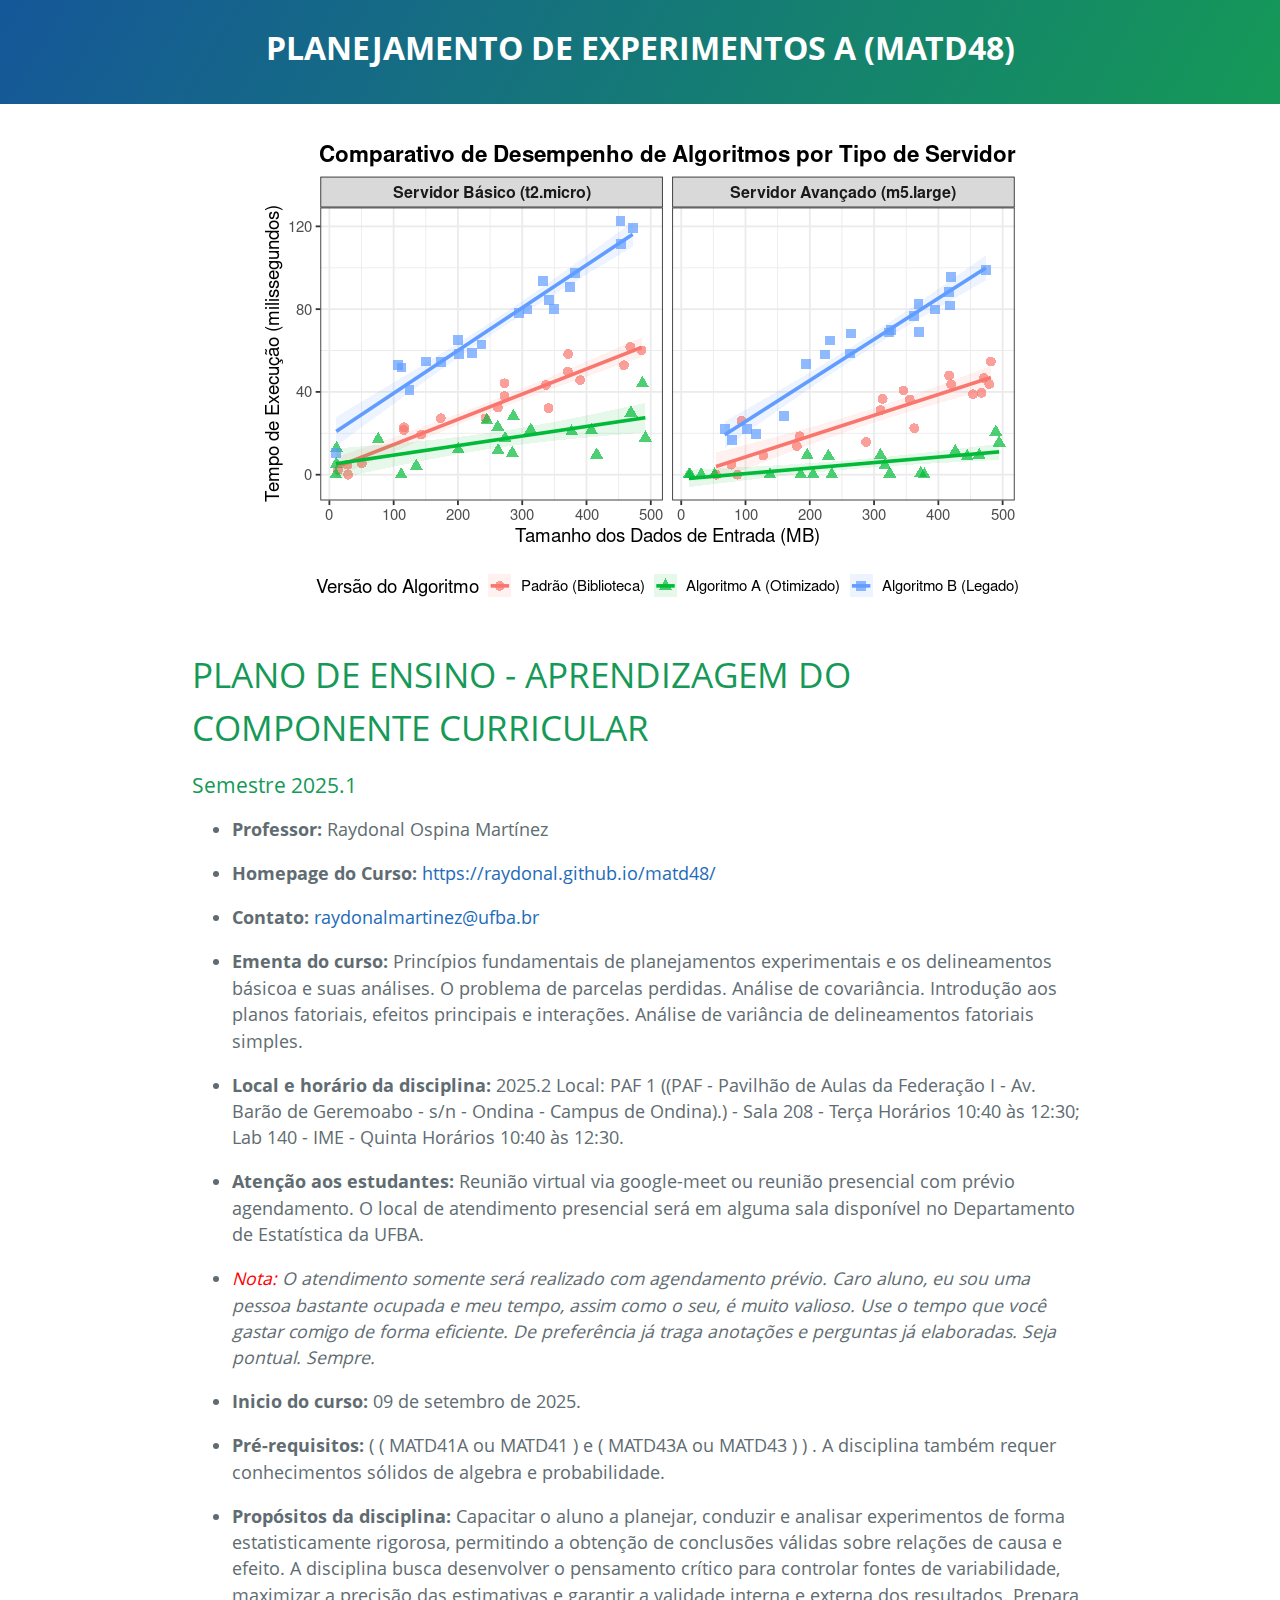
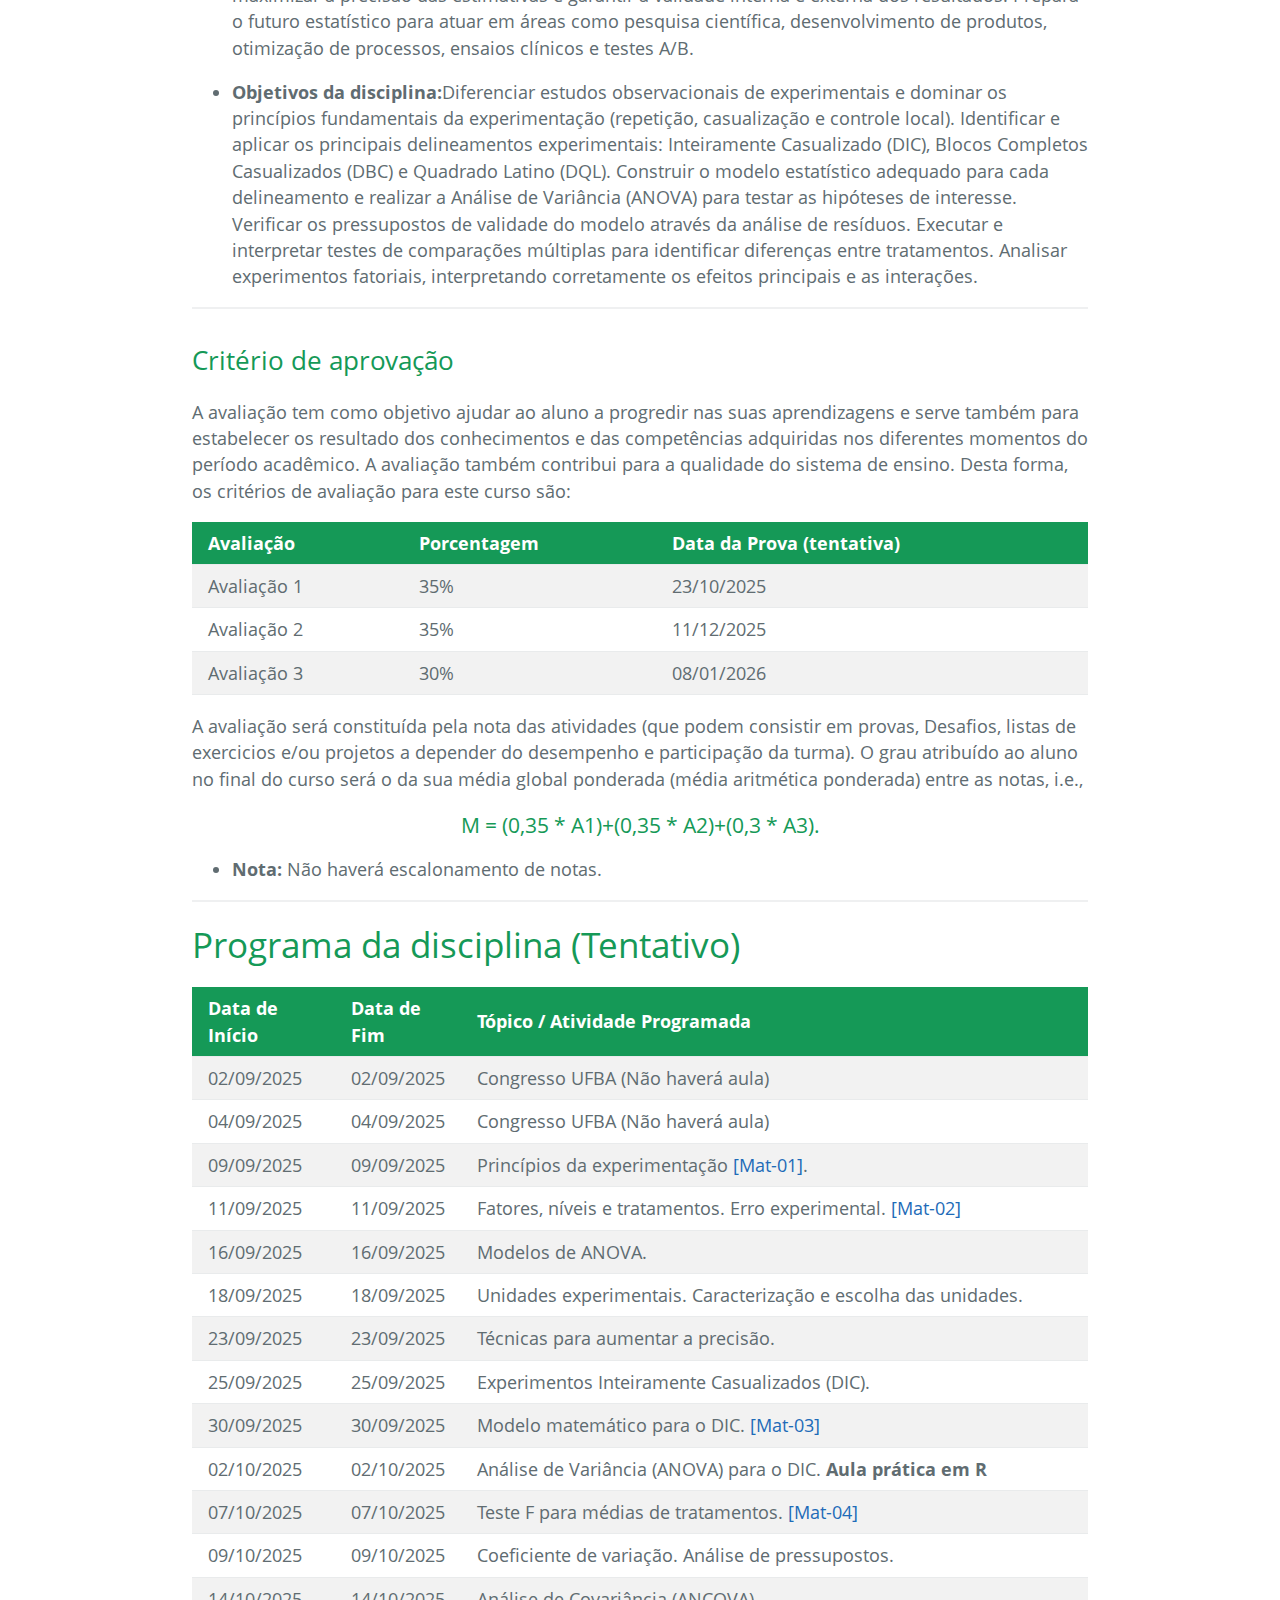
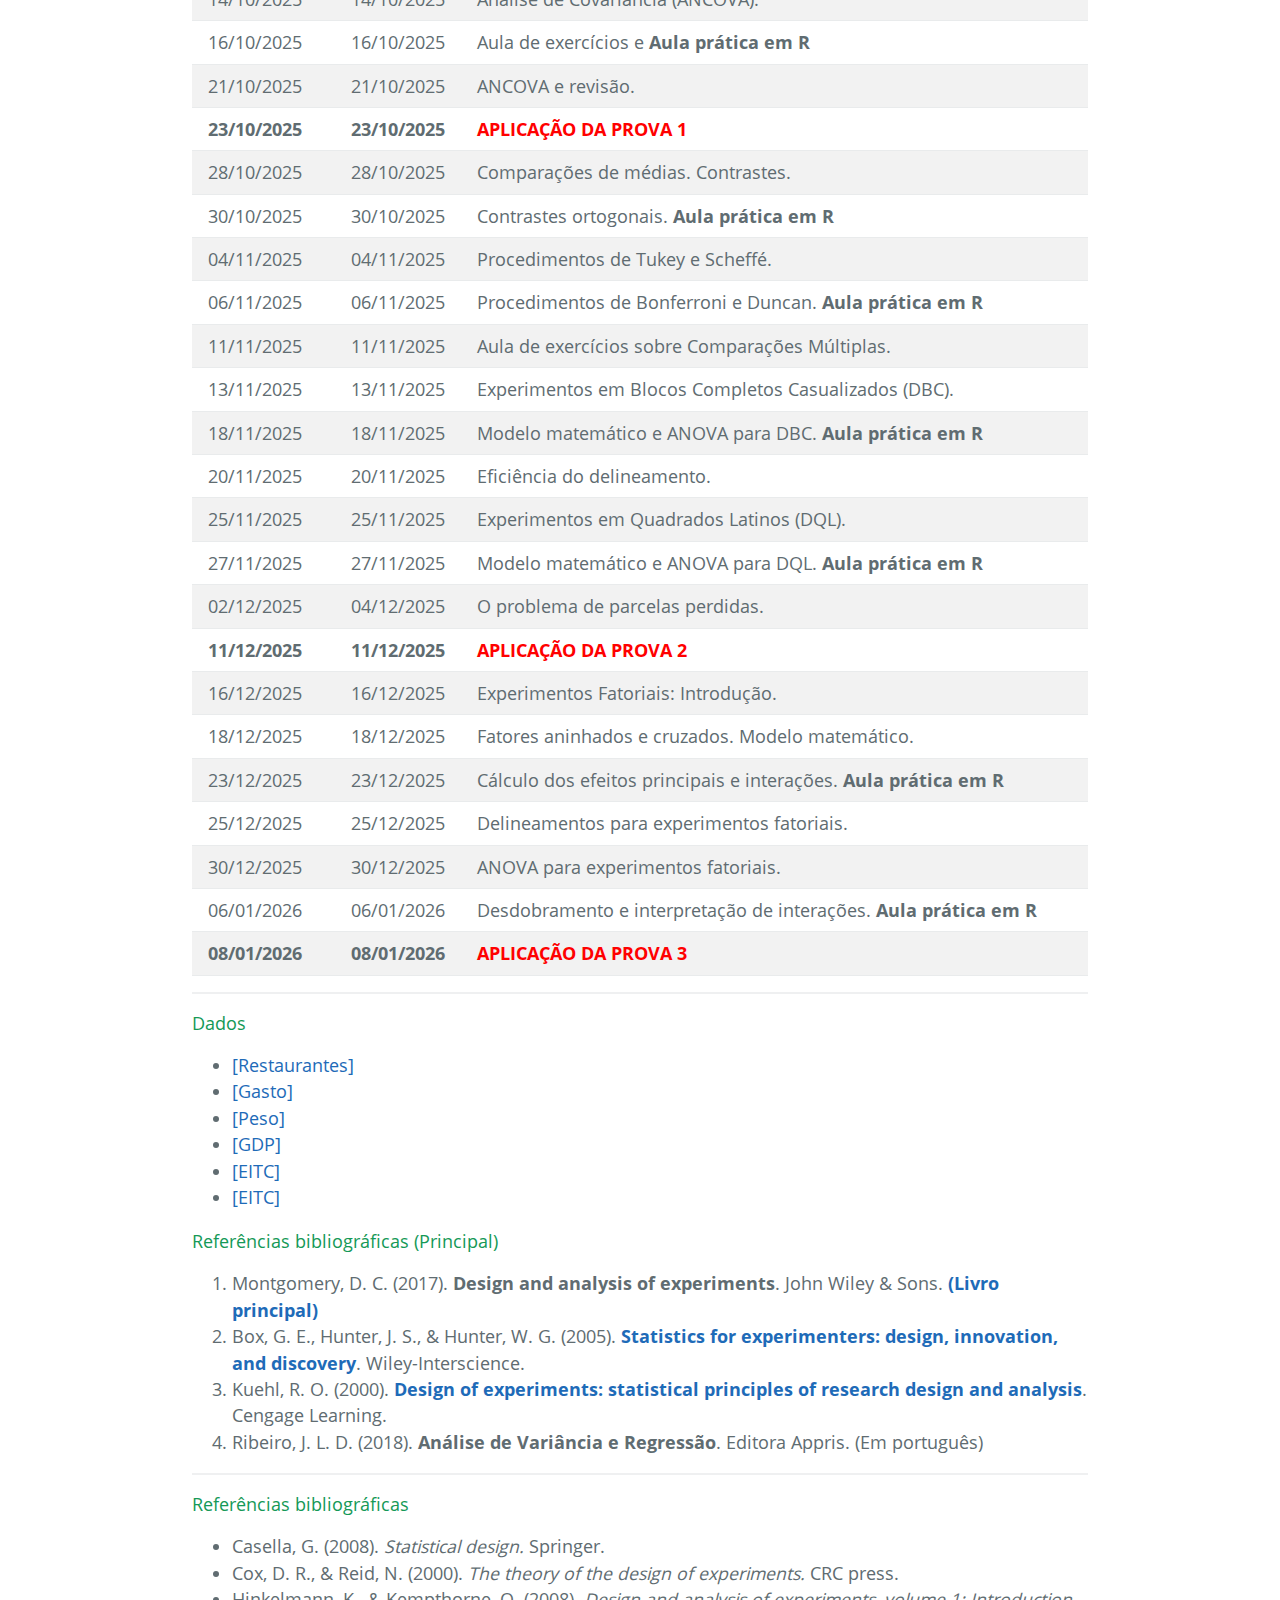
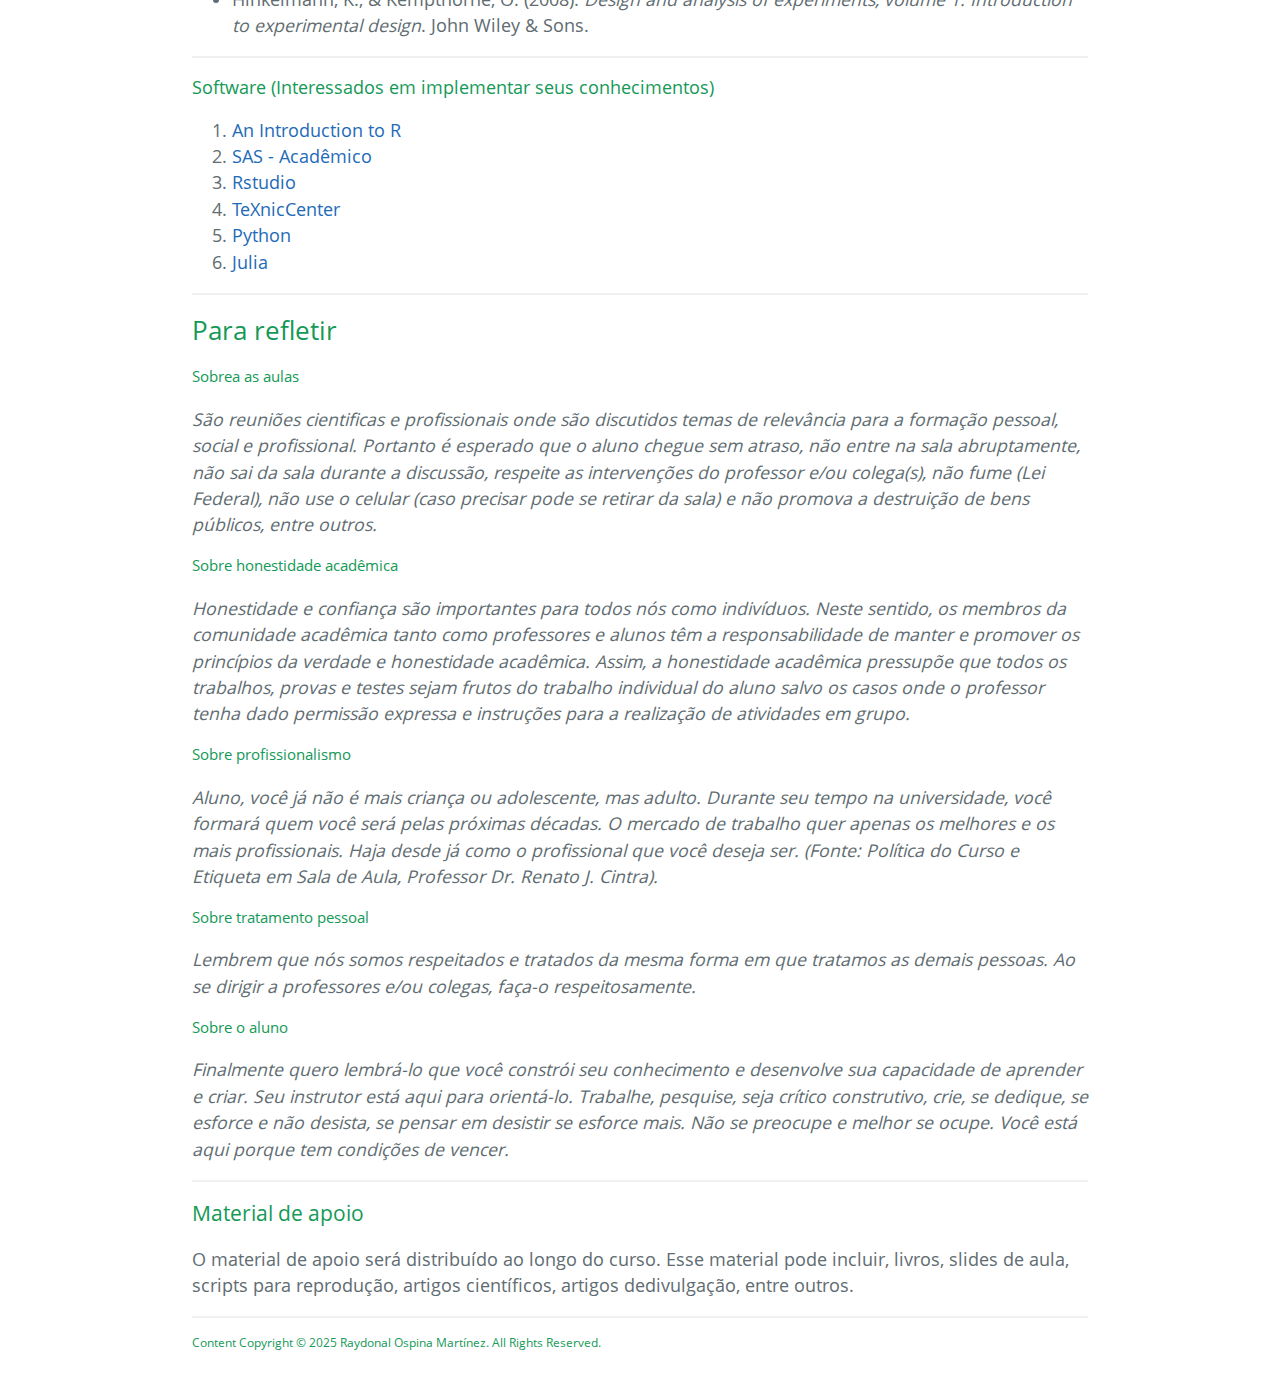
<file: index.html>
<!DOCTYPE html>

<html>

<head>

<meta charset="utf-8" />
<meta name="generator" content="pandoc" />
<meta http-equiv="X-UA-Compatible" content="IE=EDGE" />

<meta name="viewport" content="width=device-width, initial-scale=1" />



<title>PLANEJAMENTO DE EXPERIMENTOS A (MATD48)</title>

<script>// Pandoc 2.9 adds attributes on both header and div. We remove the former (to
// be compatible with the behavior of Pandoc < 2.8).
document.addEventListener('DOMContentLoaded', function(e) {
  var hs = document.querySelectorAll("div.section[class*='level'] > :first-child");
  var i, h, a;
  for (i = 0; i < hs.length; i++) {
    h = hs[i];
    if (!/^h[1-6]$/i.test(h.tagName)) continue;  // it should be a header h1-h6
    a = h.attributes;
    while (a.length > 0) h.removeAttribute(a[0].name);
  }
});
</script>





<style type="text/css">@font-face{font-family:"Open Sans";font-style:normal;font-weight:400;src:local("Open Sans"),local("OpenSans"),url([data-uri]) format("woff")}@font-face{font-family:"Open Sans";font-style:normal;font-weight:700;src:local("Open Sans Bold"),local("OpenSans-Bold"),url([data-uri]) format("woff")}*{box-sizing:border-box}body{padding:0;margin:0;font-family:"Open Sans","Helvetica Neue",Helvetica,Arial,sans-serif;font-size:16px;line-height:1.5;color:#606c71}a{color:#1e6bb8;text-decoration:none}a:hover{text-decoration:underline}.page-header{color:#fff;text-align:center;background-color:#159957;background-image:linear-gradient(120deg,#155799,#159957);padding:1.5rem 2rem}.page-header :last-child{margin-bottom:.5rem}@media screen and (max-width:42em){.page-header{padding:1rem 1rem}}.project-name{margin-top:0;margin-bottom:.1rem;font-size:2rem}@media screen and (max-width:42em){.project-name{font-size:1.75rem}}.project-tagline{margin-bottom:2rem;font-weight:400;opacity:.7;font-size:1.5rem}@media screen and (max-width:42em){.project-tagline{font-size:1.2rem}}.project-author,.project-date{font-weight:400;opacity:.7;font-size:1.2rem}@media screen and (max-width:42em){.project-author,.project-date{font-size:1rem}}.main-content,.toc{max-width:64rem;padding:2rem 4rem;margin:0 auto;font-size:1.1rem}.toc{padding-bottom:0}.toc .toc-box{padding:1.5rem;background-color:#f3f6fa;border:solid 1px #dce6f0;border-radius:.3rem}.toc .toc-box .toc-title{margin:0 0 .5rem;text-align:center}.toc .toc-box>ul{margin:0;padding-left:1.5rem}@media screen and (min-width:42em) and (max-width:64em){.toc{padding:2rem 2rem 0}}@media screen and (max-width:42em){.toc{padding:2rem 1rem 0;font-size:1rem}}.main-content :first-child{margin-top:0}@media screen and (min-width:42em) and (max-width:64em){.main-content{padding:2rem}}@media screen and (max-width:42em){.main-content{padding:2rem 1rem;font-size:1rem}}.main-content img{max-width:100%}.main-content h1,.main-content h2,.main-content h3,.main-content h4,.main-content h5,.main-content h6{margin-top:2rem;margin-bottom:1rem;font-weight:400;color:#159957}.main-content p{margin-bottom:1em}.main-content code{padding:2px 4px;font-family:Consolas,"Liberation Mono",Menlo,Courier,monospace;color:#567482;background-color:#f3f6fa;border-radius:.3rem}.main-content pre{padding:.8rem;margin-top:0;margin-bottom:1rem;font:1rem Consolas,"Liberation Mono",Menlo,Courier,monospace;color:#567482;word-wrap:normal;background-color:#f3f6fa;border:solid 1px #dce6f0;border-radius:.3rem;line-height:1.45;overflow:auto}@media screen and (max-width:42em){.main-content pre{font-size:.9rem}}.main-content pre>code{padding:0;margin:0;color:#567482;word-break:normal;white-space:pre;background:0 0;border:0}@media screen and (max-width:42em){.main-content pre>code{font-size:.9rem}}.main-content pre code,.main-content pre tt{display:inline;max-width:initial;padding:0;margin:0;overflow:initial;line-height:inherit;word-wrap:normal;background-color:transparent;border:0}.main-content pre code:after,.main-content pre code:before,.main-content pre tt:after,.main-content pre tt:before{content:normal}.main-content ol,.main-content ul{margin-top:0}.main-content blockquote{padding:0 1rem;margin-left:0;color:#819198;border-left:.3rem solid #dce6f0;font-size:1.2rem}.main-content blockquote>:first-child{margin-top:0}.main-content blockquote>:last-child{margin-bottom:0}@media screen and (max-width:42em){.main-content blockquote{font-size:1.1rem}}.main-content table{width:100%;overflow:auto;word-break:normal;word-break:keep-all;-webkit-overflow-scrolling:touch;border-collapse:collapse;border-spacing:0;margin:1rem 0}.main-content table th{font-weight:700;background-color:#159957;color:#fff}.main-content table td,.main-content table th{padding:.5rem 1rem;border-bottom:1px solid #e9ebec;text-align:left}.main-content table tr:nth-child(odd){background-color:#f2f2f2}.main-content dl{padding:0}.main-content dl dt{padding:0;margin-top:1rem;font-size:1rem;font-weight:700}.main-content dl dd{padding:0;margin-bottom:1rem}.main-content hr{height:2px;padding:0;margin:1rem 0;background-color:#eff0f1;border:0}code span.kw { color: #a71d5d; font-weight: normal; } 
code span.dt { color: #795da3; } 
code span.dv { color: #0086b3; } 
code span.bn { color: #0086b3; } 
code span.fl { color: #0086b3; } 
code span.ch { color: #4070a0; } 
code span.st { color: #183691; } 
code span.co { color: #969896; font-style: italic; } 
code span.ot { color: #007020; } 
</style>





</head>

<body>




<section class="page-header">
<h1 class="title toc-ignore project-name">PLANEJAMENTO DE EXPERIMENTOS A
(MATD48)</h1>
</section>



<section class="main-content">
<p><img role="img" src="[data-uri]" style="display: block; margin: auto;" /></p>
<h4>
<div id="plano-de-ensino---aprendizagem-do-componente-curricular" class="section level1">
<h1>PLANO DE ENSINO - APRENDIZAGEM DO COMPONENTE CURRICULAR</h1>
<div id="semestre-2025.1" class="section level3">
<h3>Semestre 2025.1</h3>
</h4>
<!-- * **Carga horaria:** 60 horas/Aula. -->
<ul>
<li><p><strong>Professor:</strong> Raydonal Ospina Martínez</p></li>
<li><p><strong>Homepage do Curso:</strong> <a href="https://raydonal.github.io/matd48/">https://raydonal.github.io/matd48/</a></p></li>
<li><p><strong>Contato:</strong> <a href="mailto:raydonalmartinez@ufba.br" class="email">raydonalmartinez@ufba.br</a></p></li>
<li><p><strong>Ementa do curso:</strong> Princípios fundamentais de
planejamentos experimentais e os delineamentos básicoa e suas análises.
O problema de parcelas perdidas. Análise de covariância. Introdução aos
planos fatoriais, efeitos principais e interações. Análise de variância
de delineamentos fatoriais simples.</p></li>
<li><p><strong>Local e horário da disciplina:</strong> 2025.2 Local: PAF
1 ((PAF - Pavilhão de Aulas da Federação I - Av. Barão de Geremoabo -
s/n - Ondina - Campus de Ondina).) - Sala 208 - Terça Horários 10:40 às
12:30; Lab 140 - IME - Quinta Horários 10:40 às 12:30.<br />
</p></li>
<li><p><strong>Atenção aos estudantes:</strong> Reunião virtual via
google-meet ou reunião presencial com prévio agendamento. O local de
atendimento presencial será em alguma sala disponível no Departamento de
Estatística da UFBA.</p></li>
<li><p><em><font color="red">Nota:</font> O atendimento somente será
realizado com agendamento prévio. Caro aluno, eu sou uma pessoa bastante
ocupada e meu tempo, assim como o seu, é muito valioso. Use o tempo que
você gastar comigo de forma eficiente. De preferência já traga anotações
e perguntas já elaboradas. Seja pontual. Sempre.</em></p></li>
<li><p><strong>Inicio do curso:</strong> 09 de setembro de
2025.</p></li>
</ul>
<!-- * **Último dia das aulas:** 12/07/2024 (Mudanças desta data obedeceram os direcionamentos da adiministração central da UFBA no calendário acadêmico da UFBA) -->
<!-- * **Período de realização de segunda chamada:** A combinar. -->
<ul>
<li><p><strong>Pré-requisitos:</strong> ( ( MATD41A ou MATD41 ) e (
MATD43A ou MATD43 ) ) . A disciplina também requer conhecimentos sólidos
de algebra e probabilidade.</p></li>
<li><p><strong>Propósitos da disciplina:</strong> Capacitar o aluno a
planejar, conduzir e analisar experimentos de forma estatisticamente
rigorosa, permitindo a obtenção de conclusões válidas sobre relações de
causa e efeito. A disciplina busca desenvolver o pensamento crítico para
controlar fontes de variabilidade, maximizar a precisão das estimativas
e garantir a validade interna e externa dos resultados. Prepara o futuro
estatístico para atuar em áreas como pesquisa científica,
desenvolvimento de produtos, otimização de processos, ensaios clínicos e
testes A/B.</p></li>
<li><p><strong>Objetivos da disciplina:</strong>Diferenciar estudos
observacionais de experimentais e dominar os princípios fundamentais da
experimentação (repetição, casualização e controle local). Identificar e
aplicar os principais delineamentos experimentais: Inteiramente
Casualizado (DIC), Blocos Completos Casualizados (DBC) e Quadrado Latino
(DQL). Construir o modelo estatístico adequado para cada delineamento e
realizar a Análise de Variância (ANOVA) para testar as hipóteses de
interesse. Verificar os pressupostos de validade do modelo através da
análise de resíduos. Executar e interpretar testes de comparações
múltiplas para identificar diferenças entre tratamentos. Analisar
experimentos fatoriais, interpretando corretamente os efeitos principais
e as interações.</p></li>
</ul>
<hr />
<h4>
</div>
<div id="critério-de-aprovação" class="section level2">
<h2>Critério de aprovação</h2>
</h4>
<p>A avaliação tem como objetivo ajudar ao aluno a progredir nas suas
aprendizagens e serve também para estabelecer os resultado dos
conhecimentos e das competências adquiridas nos diferentes momentos do
período acadêmico. A avaliação também contribui para a qualidade do
sistema de ensino. Desta forma, os critérios de avaliação para este
curso são:</p>
<table>
<thead>
<tr class="header">
<th align="center">Avaliação</th>
<th align="center">Porcentagem</th>
<th align="center">Data da Prova (tentativa)</th>
</tr>
</thead>
<tbody>
<tr class="odd">
<td align="center">Avaliação 1</td>
<td align="center">35%</td>
<td align="center">23/10/2025</td>
</tr>
<tr class="even">
<td align="center">Avaliação 2</td>
<td align="center">35%</td>
<td align="center">11/12/2025</td>
</tr>
<tr class="odd">
<td align="center">Avaliação 3</td>
<td align="center">30%</td>
<td align="center">08/01/2026</td>
</tr>
</tbody>
</table>
<p>A avaliação será constituída pela nota das atividades (que podem
consistir em provas, Desafios, listas de exercicios e/ou projetos a
depender do desempenho e participação da turma). O grau atribuído ao
aluno no final do curso será o da sua média global ponderada (média
aritmética ponderada) entre as notas, i.e.,</p>
<center>
<h3>
M = (0,35 * A1)+(0,35 * A2)+(0,3 * A3).
</h3>
</center>
<!-- 1. O aluno que tiver média global M >= 7.5 recebe conceito A. -->
<!-- 2. O aluno que tiver média global 6.5 = < M < 7.5  recebe conceito B. -->
<!-- 3. O aluno que tiver média global 5.0 = < M < 6.5  recebe conceito C. -->
<!-- 4. O aluno que tiver média global M < 5.0  será automaticamente reprovado. -->
<ul>
<li><strong>Nota:</strong> Não haverá escalonamento de notas.</li>
</ul>
<!-- * **Nota:** A prova de 2a chamada é destinada exclusivamente para aqueles que não apresentarem uma (unicamente uma) prova e para tal será necessária a apresentação de alguma justificativa comprovável, como por exemplo, atestado médico ou de trabalho. A prova de 2a chamada cobrirá todo o conteúdo da disciplina.  -->
<hr />
</div>
</div>
<div id="programa-da-disciplina-tentativo" class="section level1">
<h1>Programa da disciplina (Tentativo)</h1>
<center>
<table>
<colgroup>
<col width="16%" />
<col width="13%" />
<col width="70%" />
</colgroup>
<thead>
<tr class="header">
<th align="center">Data de Início</th>
<th align="center">Data de Fim</th>
<th align="left">Tópico / Atividade Programada</th>
</tr>
</thead>
<tbody>
<tr class="odd">
<td align="center">02/09/2025</td>
<td align="center">02/09/2025</td>
<td align="left">Congresso UFBA (Não haverá aula)</td>
</tr>
<tr class="even">
<td align="center">04/09/2025</td>
<td align="center">04/09/2025</td>
<td align="left">Congresso UFBA (Não haverá aula)</td>
</tr>
<tr class="odd">
<td align="center">09/09/2025</td>
<td align="center">09/09/2025</td>
<td align="left">Princípios da experimentação <a href="Aulas/MATD48-01.html">[Mat-01]</a>.</td>
</tr>
<tr class="even">
<td align="center">11/09/2025</td>
<td align="center">11/09/2025</td>
<td align="left">Fatores, níveis e tratamentos. Erro experimental. <a href="Aulas/MATD48-02.html">[Mat-02]</a></td>
</tr>
<tr class="odd">
<td align="center">16/09/2025</td>
<td align="center">16/09/2025</td>
<td align="left">Modelos de ANOVA.</td>
</tr>
<tr class="even">
<td align="center">18/09/2025</td>
<td align="center">18/09/2025</td>
<td align="left">Unidades experimentais. Caracterização e escolha das
unidades.</td>
</tr>
<tr class="odd">
<td align="center">23/09/2025</td>
<td align="center">23/09/2025</td>
<td align="left">Técnicas para aumentar a precisão.</td>
</tr>
<tr class="even">
<td align="center">25/09/2025</td>
<td align="center">25/09/2025</td>
<td align="left">Experimentos Inteiramente Casualizados (DIC).</td>
</tr>
<tr class="odd">
<td align="center">30/09/2025</td>
<td align="center">30/09/2025</td>
<td align="left">Modelo matemático para o DIC. <a href="Aulas/MATD48-03.html">[Mat-03]</a></td>
</tr>
<tr class="even">
<td align="center">02/10/2025</td>
<td align="center">02/10/2025</td>
<td align="left">Análise de Variância (ANOVA) para o DIC. <strong>Aula
prática em R</strong></td>
</tr>
<tr class="odd">
<td align="center">07/10/2025</td>
<td align="center">07/10/2025</td>
<td align="left">Teste F para médias de tratamentos. <a href="Aulas/MATD48-04.html">[Mat-04]</a></td>
</tr>
<tr class="even">
<td align="center">09/10/2025</td>
<td align="center">09/10/2025</td>
<td align="left">Coeficiente de variação. Análise de pressupostos.</td>
</tr>
<tr class="odd">
<td align="center">14/10/2025</td>
<td align="center">14/10/2025</td>
<td align="left">Análise de Covariância (ANCOVA).</td>
</tr>
<tr class="even">
<td align="center">16/10/2025</td>
<td align="center">16/10/2025</td>
<td align="left">Aula de exercícios e <strong>Aula prática em
R</strong></td>
</tr>
<tr class="odd">
<td align="center">21/10/2025</td>
<td align="center">21/10/2025</td>
<td align="left">ANCOVA e revisão.</td>
</tr>
<tr class="even">
<td align="center"><strong>23/10/2025</strong></td>
<td align="center"><strong>23/10/2025</strong></td>
<td align="left"><strong><font color="red">APLICAÇÃO DA PROVA
1</font></strong></td>
</tr>
<tr class="odd">
<td align="center">28/10/2025</td>
<td align="center">28/10/2025</td>
<td align="left">Comparações de médias. Contrastes.</td>
</tr>
<tr class="even">
<td align="center">30/10/2025</td>
<td align="center">30/10/2025</td>
<td align="left">Contrastes ortogonais. <strong>Aula prática em
R</strong></td>
</tr>
<tr class="odd">
<td align="center">04/11/2025</td>
<td align="center">04/11/2025</td>
<td align="left">Procedimentos de Tukey e Scheffé.</td>
</tr>
<tr class="even">
<td align="center">06/11/2025</td>
<td align="center">06/11/2025</td>
<td align="left">Procedimentos de Bonferroni e Duncan. <strong>Aula
prática em R</strong></td>
</tr>
<tr class="odd">
<td align="center">11/11/2025</td>
<td align="center">11/11/2025</td>
<td align="left">Aula de exercícios sobre Comparações Múltiplas.</td>
</tr>
<tr class="even">
<td align="center">13/11/2025</td>
<td align="center">13/11/2025</td>
<td align="left">Experimentos em Blocos Completos Casualizados
(DBC).</td>
</tr>
<tr class="odd">
<td align="center">18/11/2025</td>
<td align="center">18/11/2025</td>
<td align="left">Modelo matemático e ANOVA para DBC. <strong>Aula
prática em R</strong></td>
</tr>
<tr class="even">
<td align="center">20/11/2025</td>
<td align="center">20/11/2025</td>
<td align="left">Eficiência do delineamento.</td>
</tr>
<tr class="odd">
<td align="center">25/11/2025</td>
<td align="center">25/11/2025</td>
<td align="left">Experimentos em Quadrados Latinos (DQL).</td>
</tr>
<tr class="even">
<td align="center">27/11/2025</td>
<td align="center">27/11/2025</td>
<td align="left">Modelo matemático e ANOVA para DQL. <strong>Aula
prática em R</strong></td>
</tr>
<tr class="odd">
<td align="center">02/12/2025</td>
<td align="center">04/12/2025</td>
<td align="left">O problema de parcelas perdidas.</td>
</tr>
<tr class="even">
<td align="center"><strong>11/12/2025</strong></td>
<td align="center"><strong>11/12/2025</strong></td>
<td align="left"><strong><font color="red">APLICAÇÃO DA PROVA
2</font></strong></td>
</tr>
<tr class="odd">
<td align="center">16/12/2025</td>
<td align="center">16/12/2025</td>
<td align="left">Experimentos Fatoriais: Introdução.</td>
</tr>
<tr class="even">
<td align="center">18/12/2025</td>
<td align="center">18/12/2025</td>
<td align="left">Fatores aninhados e cruzados. Modelo matemático.</td>
</tr>
<tr class="odd">
<td align="center">23/12/2025</td>
<td align="center">23/12/2025</td>
<td align="left">Cálculo dos efeitos principais e interações.
<strong>Aula prática em R</strong></td>
</tr>
<tr class="even">
<td align="center">25/12/2025</td>
<td align="center">25/12/2025</td>
<td align="left">Delineamentos para experimentos fatoriais.</td>
</tr>
<tr class="odd">
<td align="center">30/12/2025</td>
<td align="center">30/12/2025</td>
<td align="left">ANOVA para experimentos fatoriais.</td>
</tr>
<tr class="even">
<td align="center">06/01/2026</td>
<td align="center">06/01/2026</td>
<td align="left">Desdobramento e interpretação de interações.
<strong>Aula prática em R</strong></td>
</tr>
<tr class="odd">
<td align="center"><strong>08/01/2026</strong></td>
<td align="center"><strong>08/01/2026</strong></td>
<td align="left"><strong><font color="red">APLICAÇÃO DA PROVA
3</font></strong></td>
</tr>
</tbody>
</table>
</center>
<hr />
<div id="dados" class="section level4">
<h4>Dados</h4>
<ul>
<li><a href="Aulas/restaurant_data.csv">[Restaurantes]</a></li>
<li><a href="Aulas/ad_spend_and_gdp.csv">[Gasto]</a></li>
<li><a href="Aulas/average-height-men-OWID.csv">[Peso]</a></li>
<li><a href="Aulas/GDP.csv">[GDP]</a></li>
<li><a href="Aulas/eitc.csv">[EITC]</a></li>
<li><a href="Aulas/eitc.csv">[EITC]</a></li>
</ul>
</div>
<div id="referências-bibliográficas-principal" class="section level4">
<h4>Referências bibliográficas (Principal)</h4>
<ol style="list-style-type: decimal">
<li>Montgomery, D. C. (2017). <strong>Design and analysis of
experiments</strong>. John Wiley &amp; Sons. <a href="Material/Douglas%20C.%20Montgomery%20-%20Design%20and%20Analysis%20of%20Experiments-John%20Wiley%20&amp;%20Sons%20(2017).pdf"><strong>(Livro
principal)</strong></a></li>
<li>Box, G. E., Hunter, J. S., &amp; Hunter, W. G. (2005). <a href="Material/George%20E.%20P.%20Box,%20J.%20Stuart%20Hunter,%20William%20G.%20Hunter%20-%20Statistics%20for%20Experimenters_%20Design,%20Innovation,%20and%20Discovery,%20Second%20Edition%20(2005).pdf"><strong>Statistics
for experimenters: design, innovation, and discovery</strong></a>.
Wiley-Interscience.</li>
<li>Kuehl, R. O. (2000). <a href="Material/Design%20of%20experiments%20_%20statistical%20principles%20of%20research_Kueh.pdf"><strong>Design
of experiments: statistical principles of research design and
analysis</strong></a>. Cengage Learning.</li>
<li>Ribeiro, J. L. D. (2018). <strong>Análise de Variância e
Regressão</strong>. Editora Appris. (Em português)</li>
</ol>
<hr />
</div>
<div id="referências-bibliográficas" class="section level4">
<h4>Referências bibliográficas</h4>
<ul>
<li>
Casella, G. (2008). <em>Statistical design.</em> Springer.
</li>
<li>
Cox, D. R., &amp; Reid, N. (2000). <em>The theory of the design of
experiments.</em> CRC press.
</li>
<li>
Hinkelmann, K., &amp; Kempthorne, O. (2008). <em>Design and analysis of
experiments, volume 1: Introduction to experimental design</em>. John
Wiley &amp; Sons.
</li>
</ul>
<hr />
</div>
<div id="software-interessados-em-implementar-seus-conhecimentos" class="section level4">
<h4>Software (Interessados em implementar seus conhecimentos)</h4>
<ol style="list-style-type: decimal">
<li><a href="http://cran.r-project.org">An Introduction to R</a></li>
<li><a href="https://www.sas.com/pt_br/learn/academic-programs/software.html">SAS
- Acadêmico</a></li>
<li><a href="www.rstudio.com">Rstudio</a></li>
<li><a href="www.texniccenter.org">TeXnicCenter</a></li>
<li><a href="http://www.python.org/">Python</a></li>
<li><a href="https://julialang.org/">Julia</a></li>
</ol>
<hr />
</div>
<div id="para-refletir" class="section level2">
<h2>Para refletir</h2>
<div id="sobrea-as-aulas" class="section level5">
<h5>Sobrea as aulas</h5>
<p><em>São reuniões cientificas e profissionais onde são discutidos
temas de relevância para a formação pessoal, social e profissional.
Portanto é esperado que o aluno chegue sem atraso, não entre na sala
abruptamente, não sai da sala durante a discussão, respeite as
intervenções do professor e/ou colega(s), não fume (Lei Federal), não
use o celular (caso precisar pode se retirar da sala) e não promova a
destruição de bens públicos, entre outros.</em></p>
</div>
<div id="sobre-honestidade-acadêmica" class="section level5">
<h5>Sobre honestidade acadêmica</h5>
<p><em>Honestidade e confiança são importantes para todos nós como
indivíduos. Neste sentido, os membros da comunidade acadêmica tanto como
professores e alunos têm a responsabilidade de manter e promover os
princípios da verdade e honestidade acadêmica. Assim, a honestidade
acadêmica pressupõe que todos os trabalhos, provas e testes sejam frutos
do trabalho individual do aluno salvo os casos onde o professor tenha
dado permissão expressa e instruções para a realização de atividades em
grupo.</em></p>
<!-- ##### Sobre o plágio -->
<!-- *Constitui desonestidade acadêmica e constitui uma grave falta acadêmica, pois destrói o princípio fundamental de confiança que deve existir no processo de transmissão de conhecimento em atividades de pesquisa e ensino. Não constitui defesa no caso de detecção de plágio que o ato tenha sido feito por negligência ou sem a intenção do aluno. A ausência de intenção pode diminuir a pena imposta, mas não serve como desculpa para o ato. Alunos devem, portanto, ter muito cuidado para evitar o plágio. Se tiver alguma dúvida sobre plágio, citação de passagens de texto, uso de ideias de terceiros ou colaborações com colegas em suas atividades acadêmicas, recomendo que  o aluno procure orientação de um professor ou coordenador acadêmico. (Fonte: Tomado de http://www.ibmecsp.edu.br/biblioteca).* -->
<!-- ##### Sobre desonestidade acadêmica -->
<!-- *Desonestidade acadêmica inclui colar em provas e testes, plágio e/ou qualquer adulteração no desenvolvimento de um trabalho ou pesquisa acadêmica. O plágio ocorre quando o aluno e/ou professor apresenta o trabalho de outra pessoa como se fosse seu sem citar a fonte de maneira apropriada. A única exceção à regra de citar adequadamente as fontes ocorre quando informações ou ideias são do senso comum. O plágio inclui, mas não se limita a, apresentar um trabalho obtido de um serviço profissional de redação (inclusive da Internet); citar diretamente ou parafrasear uma passagem de texto sem citar a fonte; e utilizar figuras, gráficos e tabelas sem identificar as fontes. Solicitações inapropriadas não serão admissíveis nesse curso, portanto evite-se constrangimentos. O aluno que agir de modo contrário à ética e honestidade acadêmica receberá forte penalização e será reportado oficialmente à coordenação do curso.* -->
</div>
<div id="sobre-profissionalismo" class="section level5">
<h5>Sobre profissionalismo</h5>
<p><em>Aluno, você já não é mais criança ou adolescente, mas adulto.
Durante seu tempo na universidade, você formará quem você será pelas
próximas décadas. O mercado de trabalho quer apenas os melhores e os
mais profissionais. Haja desde já como o profissional que você deseja
ser. (Fonte: Política do Curso e Etiqueta em Sala de Aula, Professor
Dr. Renato J. Cintra).</em></p>
</div>
<div id="sobre-tratamento-pessoal" class="section level5">
<h5>Sobre tratamento pessoal</h5>
<p><em>Lembrem que nós somos respeitados e tratados da mesma forma em
que tratamos as demais pessoas. Ao se dirigir a professores e/ou
colegas, faça-o respeitosamente.</em></p>
</div>
<div id="sobre-o-aluno" class="section level5">
<h5>Sobre o aluno</h5>
<p><em>Finalmente quero lembrá-lo que você constrói seu conhecimento e
desenvolve sua capacidade de aprender e criar. Seu instrutor está aqui
para orientá-lo. Trabalhe, pesquise, seja crítico construtivo, crie, se
dedique, se esforce e não desista, se pensar em desistir se esforce
mais. Não se preocupe e melhor se ocupe. Você está aqui porque tem
condições de vencer.</em></p>
<hr />
</div>
<div id="material-de-apoio" class="section level3">
<h3>Material de apoio</h3>
<p>O material de apoio será distribuído ao longo do curso. Esse material
pode incluir, livros, slides de aula, scripts para reprodução, artigos
científicos, artigos dedivulgação, entre outros.</p>
<hr />
<!-- ###### Este documento foi gerado através de um arquivo [R Markdown](http://rmarkdown.rstudio.com/). Markdown é uma linguagem simples de formatação que permite produzir documentos HTML, PDF e MS Word, de forma eficiente.   -->
<div id="content-copyright-2025-raydonal-ospina-martínez.-all-rights-reserved." class="section level6">
<h6>Content Copyright © 2025 Raydonal Ospina Martínez. All Rights
Reserved.</h6>
<!-- https://cales.arizona.edu/~anling/STAT574/notes.htm -->
<!-- https://mathspace.co/textbooks/syllabuses/Syllabus-1057/topics/Topic-20689/subtopics/Subtopic-268600/ -->
<!-- https://byjus.com/maths/sampling-methods/ -->
<!-- https://mathspace.co/textbooks/syllabuses/Syllabus-1057/topics/Topic-20689/subtopics/Subtopic-268600/ -->
</div>
</div>
</div>
</div>
</section>



<!-- code folding -->


<!-- dynamically load mathjax for compatibility with self-contained -->
<script>
  (function () {
    var script = document.createElement("script");
    script.type = "text/javascript";
    script.src  = "https://mathjax.rstudio.com/latest/MathJax.js?config=TeX-AMS-MML_HTMLorMML";
    document.getElementsByTagName("head")[0].appendChild(script);
  })();
</script>

</body>
</html>
</file>
